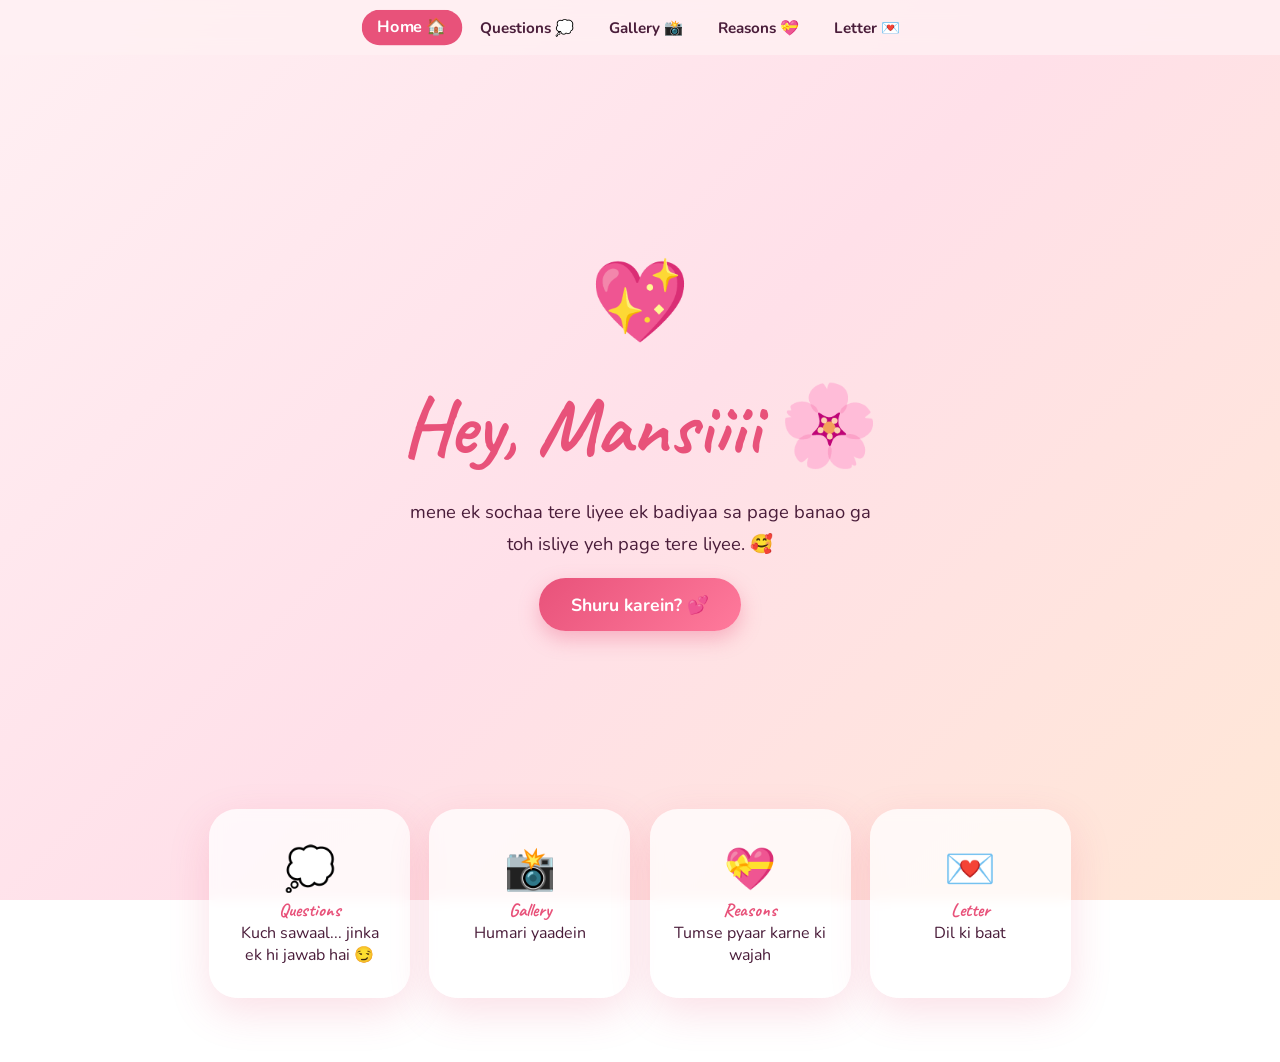
<file: index.html>
<!DOCTYPE html><html lang="hi"><head><meta charset="UTF-8"><meta name="viewport" content="width=device-width,initial-scale=1"><title>Sirf Tumhare Liye 💖</title><link rel="preconnect" href="https://fonts.googleapis.com"><link href="https://fonts.googleapis.com/css2?family=Caveat:wght@700&family=Nunito:wght@400;700&display=swap" rel="stylesheet"><link rel="stylesheet" href="css/style.css"></head><body><nav><a href="index.html">Home 🏠</a><a href="questions.html">Questions 💭</a><a href="gallery.html">Gallery 📸</a><a href="reasons.html">Reasons 💝</a><a href="letter.html">Letter 💌</a></nav>
<main><section class="hero">
<div class="big-heart fade">💖</div>
<h1 class="fade d1">Hey, <span>Mansiiii </span> 🌸</h1>
<p class="fade d2">mene ek sochaa tere liyee ek badiyaa sa page banao ga toh isliye yeh
    page tere liyee. 🥰</p>
<a class="btn fade d3" href="questions.html">Shuru karein? 💕</a>
</section>
<div class="links">
<a href="questions.html" class="fade"><div class="card"><span class="em">💭</span><h3>Questions</h3><p>Kuch sawaal... jinka ek hi jawab hai 😏</p></div></a>
<a href="gallery.html" class="fade d1"><div class="card"><span class="em">📸</span><h3>Gallery</h3><p>Humari yaadein</p></div></a>
<a href="reasons.html" class="fade d2"><div class="card"><span class="em">💝</span><h3>Reasons</h3><p>Tumse pyaar karne ki wajah</p></div></a>
<a href="letter.html" class="fade d3"><div class="card"><span class="em">💌</span><h3>Letter</h3><p>Dil ki baat</p></div></a>
</div></main><script src="js/main.js"></script></body></html>
</file>
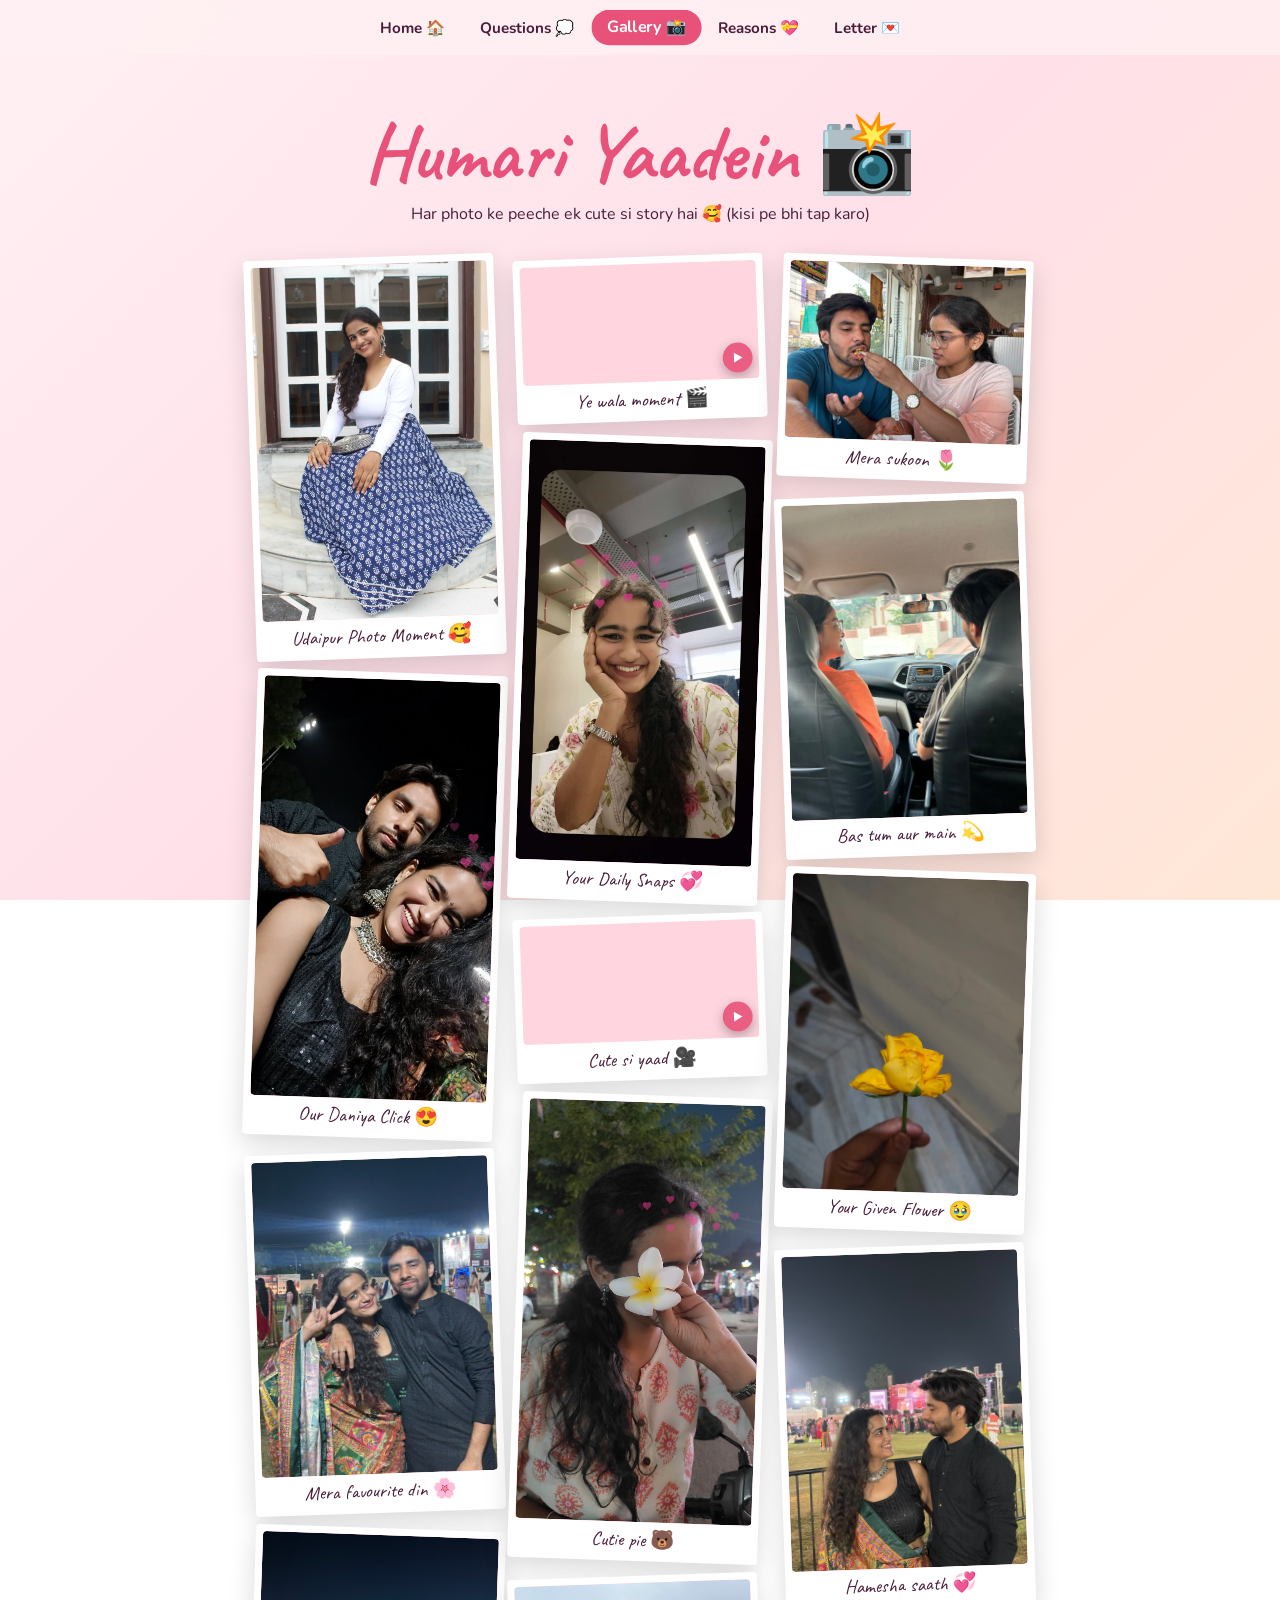
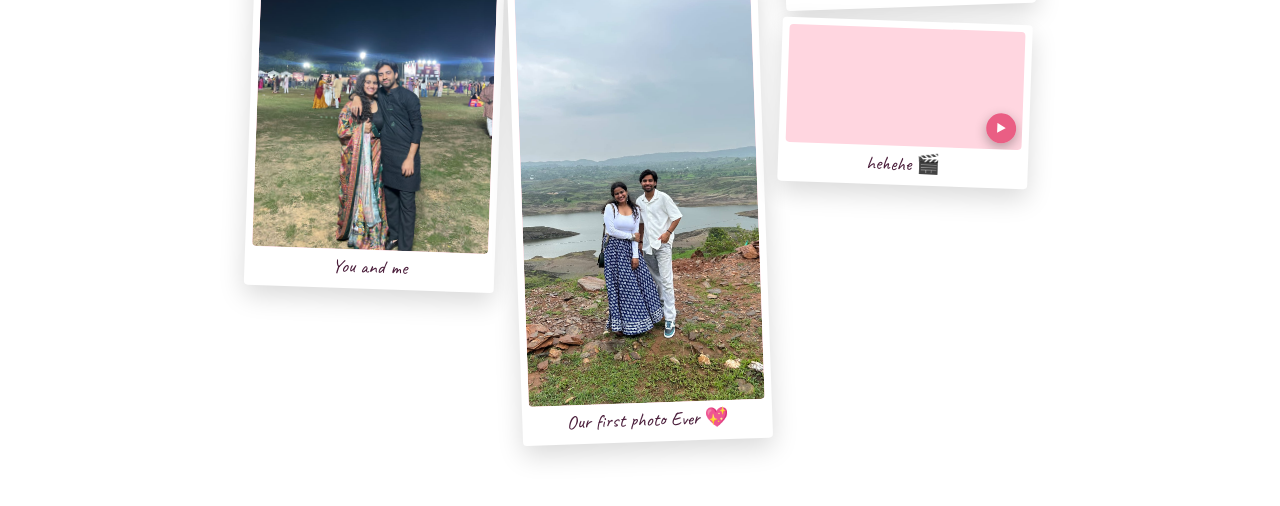
<file: gallery.html>
<!DOCTYPE html><html lang="hi"><head><meta charset="UTF-8"><meta name="viewport" content="width=device-width,initial-scale=1"><title>Sirf Tumhare Liye 💖</title><link rel="preconnect" href="https://fonts.googleapis.com"><link href="https://fonts.googleapis.com/css2?family=Caveat:wght@700&family=Nunito:wght@400;700&display=swap" rel="stylesheet"><link rel="stylesheet" href="css/style.css"></head><body><nav><a href="index.html">Home 🏠</a><a href="questions.html">Questions 💭</a><a href="gallery.html">Gallery 📸</a><a href="reasons.html">Reasons 💝</a><a href="letter.html">Letter 💌</a></nav>
<main><h1 class="fade">Humari Yaadein 📸</h1><p class="fade d1">Har photo ke peeche ek cute si story hai 🥰 (kisi pe bhi tap karo)</p>
<div class="grid">
<figure class="polaroid fade d1" data-type="img" data-src="images/mansi-1.jpeg"><div class="ph"><img src="images/mansi-1.jpeg" alt="Humari pehli date 🥰" loading="lazy"></div><p>Udaipur Photo Moment 🥰</p></figure>
<figure class="polaroid fade d2" data-type="img" data-src="images/mansi-2.jpeg"><div class="ph"><img src="images/mansi-2.jpeg" alt="Tumhari smile 😍" loading="lazy"></div><p>Our Daniya Click 😍</p></figure>
<figure class="polaroid fade d3" data-type="img" data-src="images/mansi-3.jpeg"><div class="ph"><img src="images/mansi-3.jpeg" alt="Mera favourite din 🌸" loading="lazy"></div><p>Mera favourite din 🌸</p></figure>
<figure class="polaroid fade d4" data-type="img" data-src="images/mansi-4.jpeg"><div class="ph"><img src="images/mansi-4.jpeg" alt="Pagalpan 😜" loading="lazy"></div><p>You and me</p></figure>
<figure class="polaroid fade d1" data-type="vid" data-src="images/mansi-5.mp4"><div class="ph"><video src="images/mansi-5.mp4#t=0.1" muted loop playsinline preload="metadata"></video><span class="play">▶</span></div><p>Ye wala moment 🎬</p></figure>
<figure class="polaroid fade d2" data-type="img" data-src="images/mansi-6.jpeg"><div class="ph"><img src="images/mansi-6.jpeg" alt="Together forever 💞" loading="lazy"></div><p>Your Daily Snaps 💞</p></figure>
<figure class="polaroid fade d3" data-type="vid" data-src="images/mansi-7.mp4"><div class="ph"><video src="images/mansi-7.mp4#t=0.1" muted loop playsinline preload="metadata"></video><span class="play">▶</span></div><p>Cute si yaad 🎥</p></figure>
<figure class="polaroid fade d4" data-type="img" data-src="images/mansi-8.jpeg"><div class="ph"><img src="images/mansi-8.jpeg" alt="Cutie pie 🐻" loading="lazy"></div><p>Cutie pie 🐻</p></figure>
<figure class="polaroid fade d1" data-type="img" data-src="images/mansi-9.jpeg"><div class="ph"><img src="images/mansi-9.jpeg" alt="Meri jaan 💖" loading="lazy"></div><p>Our first photo Ever 💖</p></figure>
<figure class="polaroid fade d2" data-type="img" data-src="images/mansi-10.jpeg"><div class="ph"><img src="images/mansi-10.jpeg" alt="Mera sukoon 🌷" loading="lazy"></div><p>Mera sukoon 🌷</p></figure>
<figure class="polaroid fade d3" data-type="img" data-src="images/mansi-11.jpeg"><div class="ph"><img src="images/mansi-11.jpeg" alt="Bas tum aur main 💫" loading="lazy"></div><p>Bas tum aur main 💫</p></figure>
<figure class="polaroid fade d4" data-type="img" data-src="images/mansi-12.jpeg"><div class="ph"><img src="images/mansi-12.jpeg" alt="Sabse pyari 🥹" loading="lazy"></div><p>Your Given Flower 🥹</p></figure>
<figure class="polaroid fade d1" data-type="img" data-src="images/mansi-13.jpeg"><div class="ph"><img src="images/mansi-13.jpeg" alt="Hamesha saath 💞" loading="lazy"></div><p>Hamesha saath 💞</p></figure>
<figure class="polaroid fade d2" data-type="vid" data-src="images/mansi-14.mp4"><div class="ph"><video src="images/mansi-14.mp4#t=0.1" muted loop playsinline preload="metadata"></video><span class="play">▶</span></div><p>hehehe 🎬</p></figure>
</div></main>
<div class="lb" id="lb" aria-hidden="true"><button class="lb-x" id="lbx" aria-label="Close">✕</button><button class="lb-n lb-p" id="lbp" aria-label="Previous">‹</button><div class="lb-stage" id="lbs"></div><button class="lb-n lb-nx" id="lbn" aria-label="Next">›</button><div class="lb-cap" id="lbc"></div></div><script src="js/main.js"></script><script src="js/gallery.js"></script></body></html>
</file>
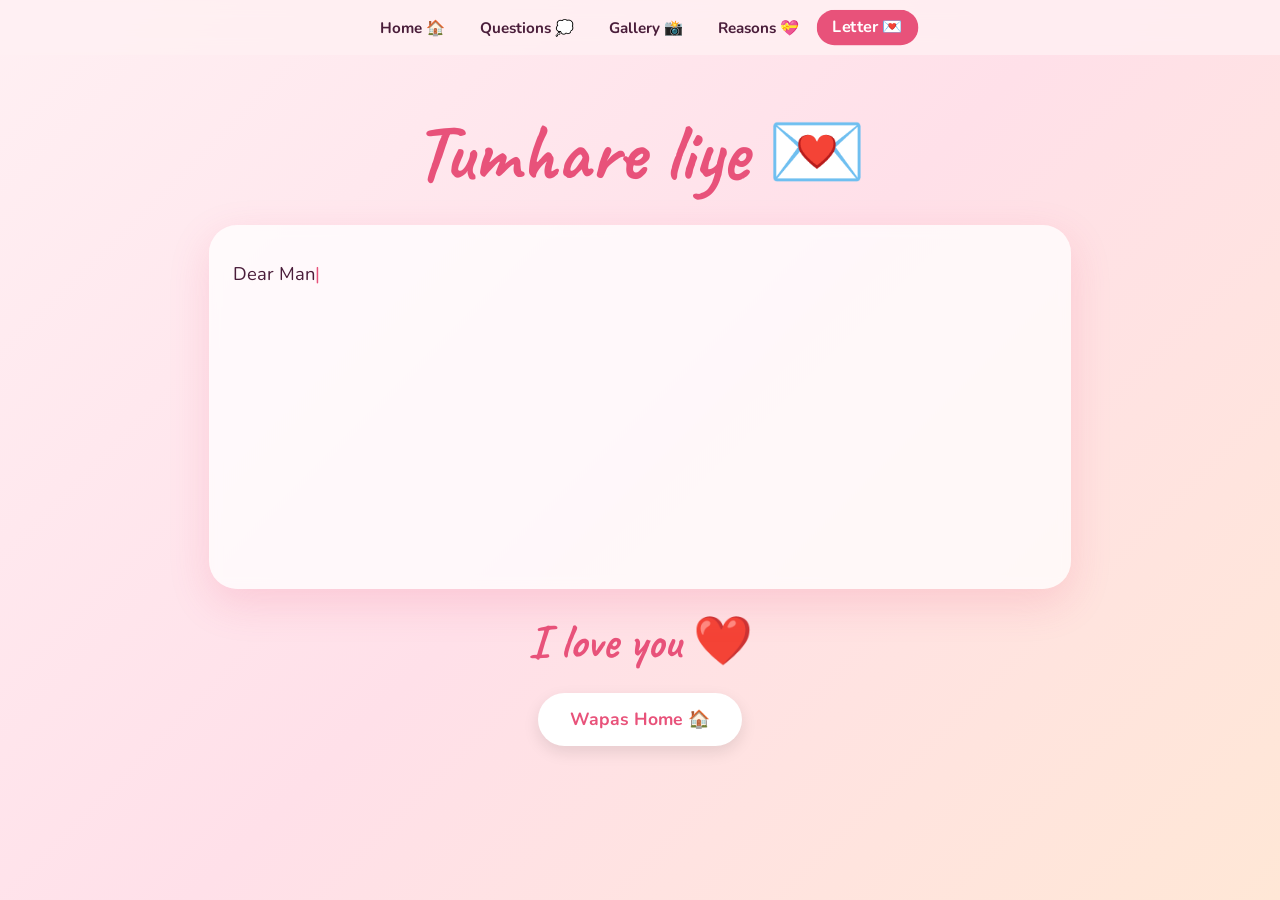
<file: letter.html>
<!DOCTYPE html><html lang="hi"><head><meta charset="UTF-8"><meta name="viewport" content="width=device-width,initial-scale=1"><title>Sirf Tumhare Liye 💖</title><link rel="preconnect" href="https://fonts.googleapis.com"><link href="https://fonts.googleapis.com/css2?family=Caveat:wght@700&family=Nunito:wght@400;700&display=swap" rel="stylesheet"><link rel="stylesheet" href="css/style.css"></head><body><nav><a href="index.html">Home 🏠</a><a href="questions.html">Questions 💭</a><a href="gallery.html">Gallery 📸</a><a href="reasons.html">Reasons 💝</a><a href="letter.html">Letter 💌</a></nav>
<main><h1 class="fade">Tumhare liye 💌</h1><br>
<div class="card"><div class="letter" id="letter"></div></div><br>
<div id="after" class="fade"><h2>I love you ❤️</h2><br><a class="btn ghost" href="index.html">Wapas Home 🏠</a></div></main><script src="js/main.js"></script><script src="js/letter.js"></script></body></html>
</file>
<file: css/style.css>
:root{--rose:#e8527a;--blush:#fff0f3;--plum:#4a1d3a;--peach:#ffb08a;--soft:#ffd6e0}
*{box-sizing:border-box;margin:0;padding:0}
html{scroll-behavior:smooth}
body{font-family:'Nunito',sans-serif;color:var(--plum);min-height:100vh;
background:linear-gradient(135deg,#fff0f3,#ffe0e9 50%,#ffe7d6);background-attachment:fixed;overflow-x:hidden;padding-top:70px}
h1,h2,h3{font-family:'Caveat',cursive;font-weight:700;color:var(--rose)}
h1{font-size:clamp(2.8rem,9vw,5rem)}h2{font-size:clamp(2rem,6vw,3rem)}
nav{position:fixed;top:0;left:0;right:0;z-index:50;display:flex;justify-content:center;gap:.4rem;flex-wrap:wrap;
padding:.7rem;background:rgba(255,240,243,.8);backdrop-filter:blur(10px);animation:drop 1s ease both}
nav a{text-decoration:none;color:var(--plum);padding:.4rem .9rem;border-radius:999px;font-weight:700;font-size:.95rem;transition:.3s}
nav a:hover,nav a.active{background:var(--rose);color:#fff;transform:scale(1.07)}
@keyframes drop{from{transform:translateY(-100%);opacity:0}to{transform:none;opacity:1}}
main{max-width:900px;margin:0 auto;padding:2rem 1.2rem 4rem;text-align:center;position:relative;z-index:2}
.hero{min-height:75vh;display:flex;flex-direction:column;align-items:center;justify-content:center;gap:1.2rem}
.hero p{font-size:1.15rem;max-width:480px;line-height:1.7}
.big-heart{font-size:5rem;animation:beat 1.2s infinite}
@keyframes beat{0%,100%{transform:scale(1)}15%{transform:scale(1.25)}30%{transform:scale(1)}45%{transform:scale(1.18)}}
.btn{display:inline-block;border:0;cursor:pointer;text-decoration:none;font:700 1.1rem 'Nunito',sans-serif;color:#fff;
background:linear-gradient(135deg,var(--rose),#ff7a9c);padding:.9rem 2rem;border-radius:999px;box-shadow:0 8px 20px rgba(232,82,122,.35);transition:.3s}
.btn:hover{transform:translateY(-3px) scale(1.05);box-shadow:0 12px 26px rgba(232,82,122,.45)}
.btn.ghost{background:#fff;color:var(--rose);box-shadow:0 6px 16px rgba(0,0,0,.1)}
.card{background:rgba(255,255,255,.75);border-radius:28px;padding:2rem 1.5rem;box-shadow:0 14px 40px rgba(232,82,122,.18);backdrop-filter:blur(6px)}
.fade{opacity:0;transform:translateY(30px);transition:opacity 1s ease,transform 1s ease}
.fade.show{opacity:1;transform:none}
.d1{transition-delay:.3s}.d2{transition-delay:.7s}.d3{transition-delay:1.1s}.d4{transition-delay:1.5s}
.float-heart{position:fixed;bottom:-40px;z-index:1;pointer-events:none;animation:rise linear forwards;opacity:.7}
@keyframes rise{to{transform:translateY(-115vh) rotate(40deg);opacity:0}}
.links{display:grid;grid-template-columns:repeat(auto-fit,minmax(200px,1fr));gap:1.2rem;margin-top:2rem}
.links a{text-decoration:none;color:var(--plum)}
.links .card{transition:.35s;height:100%}
.links .card:hover{transform:translateY(-8px) rotate(-1.5deg)}
.links .em{font-size:2.6rem;display:block}
.grid{columns:2 220px;gap:1.2rem;margin-top:2rem}
.polaroid{break-inside:avoid;background:#fff;padding:.7rem .7rem 1rem;margin-bottom:1.2rem;border-radius:6px;box-shadow:0 10px 26px rgba(0,0,0,.15)}
.polaroid.show:nth-child(odd){transform:rotate(-2deg)}.polaroid.show:nth-child(even){transform:rotate(2deg)}
.polaroid.show:hover{transform:rotate(0) scale(1.05);z-index:5}
.polaroid .ph{width:100%;min-height:180px;border-radius:4px;display:grid;place-items:center;font-size:3rem;
background:linear-gradient(135deg,var(--soft),#ffe7d6);overflow:hidden}
.polaroid img{width:100%;display:block}
.polaroid p{font-family:'Caveat',cursive;font-size:1.5rem;margin-top:.5rem;color:var(--plum)}
.q-box{min-height:300px;display:flex;flex-direction:column;align-items:center;justify-content:center;gap:1.5rem}
.q-box h2{color:var(--plum);font-size:clamp(1.8rem,6vw,2.6rem)}
.q-btns{display:flex;gap:1rem;align-items:center;justify-content:center;flex-wrap:wrap;min-height:90px}
.progress{height:8px;background:var(--soft);border-radius:9px;overflow:hidden;margin-bottom:1.5rem}
.progress i{display:block;height:100%;width:0;background:var(--rose);transition:width .6s}
.pop{animation:pop .5s ease}
@keyframes pop{0%{transform:scale(.6);opacity:0}70%{transform:scale(1.1)}100%{transform:scale(1);opacity:1}}
.letter{text-align:left;font-size:1.15rem;line-height:1.9;white-space:pre-wrap;min-height:300px}
.cursor::after{content:'|';animation:blink 1s infinite;color:var(--rose)}
@keyframes blink{50%{opacity:0}}
.reason{margin:.6rem 0;padding:.9rem 1.2rem;border-radius:16px;background:#fff;box-shadow:0 6px 16px rgba(232,82,122,.12);text-align:left}
@media(prefers-reduced-motion:reduce){*{animation:none!important;transition:none!important}.fade{opacity:1;transform:none}}
/* ===== gallery: photos + videos ===== */
.polaroid{cursor:pointer;margin-left:0;margin-right:0}
.polaroid .ph{position:relative;min-height:0;display:block;background:var(--soft)}
.polaroid img,.polaroid video{width:100%;height:auto;display:block;border-radius:4px;transition:transform .6s}
.polaroid:hover img,.polaroid:hover video{transform:scale(1.04)}
.play{position:absolute;right:10px;bottom:10px;width:42px;height:42px;border-radius:50%;display:grid;place-items:center;background:rgba(232,82,122,.9);color:#fff;font-size:1rem;box-shadow:0 4px 12px rgba(0,0,0,.3);animation:beat 1.6s infinite}
.lb{position:fixed;inset:0;z-index:100;background:rgba(40,10,30,.92);display:flex;align-items:center;justify-content:center;flex-direction:column;opacity:0;visibility:hidden;transition:opacity .4s,visibility .4s}
.lb.open{opacity:1;visibility:visible}
.lb-stage{max-width:92vw;max-height:80vh;display:flex;justify-content:center}
.lb-stage img,.lb-stage video{max-width:92vw;max-height:80vh;border-radius:14px;box-shadow:0 20px 60px rgba(0,0,0,.5);animation:pop .45s ease;background:#000}
.lb-cap{font-family:'Caveat',cursive;font-size:1.9rem;color:#fff;margin-top:1rem;text-align:center}
.lb-x,.lb-n{position:absolute;border:0;cursor:pointer;color:#fff;background:rgba(255,255,255,.15);border-radius:50%;width:46px;height:46px;font-size:1.6rem;transition:.3s}
.lb-x:hover,.lb-n:hover{background:var(--rose)}
.lb-x{top:18px;right:18px}.lb-n{top:50%;transform:translateY(-50%)}.lb-p{left:14px}.lb-nx{right:14px}
@media(max-width:600px){.lb-n{top:auto;bottom:20px;transform:none}}

/* ===== chhoti photos (style.css ke END me paste karo) ===== */
.grid{columns:3 170px;gap:.9rem;max-width:780px;margin:2rem auto 0}
.polaroid{padding:.45rem .45rem .6rem;margin-bottom:.9rem;border-radius:4px}
.polaroid p{font-size:1.2rem;margin-top:.35rem}
.play{width:30px;height:30px;font-size:.75rem;right:6px;bottom:6px}
</file>
